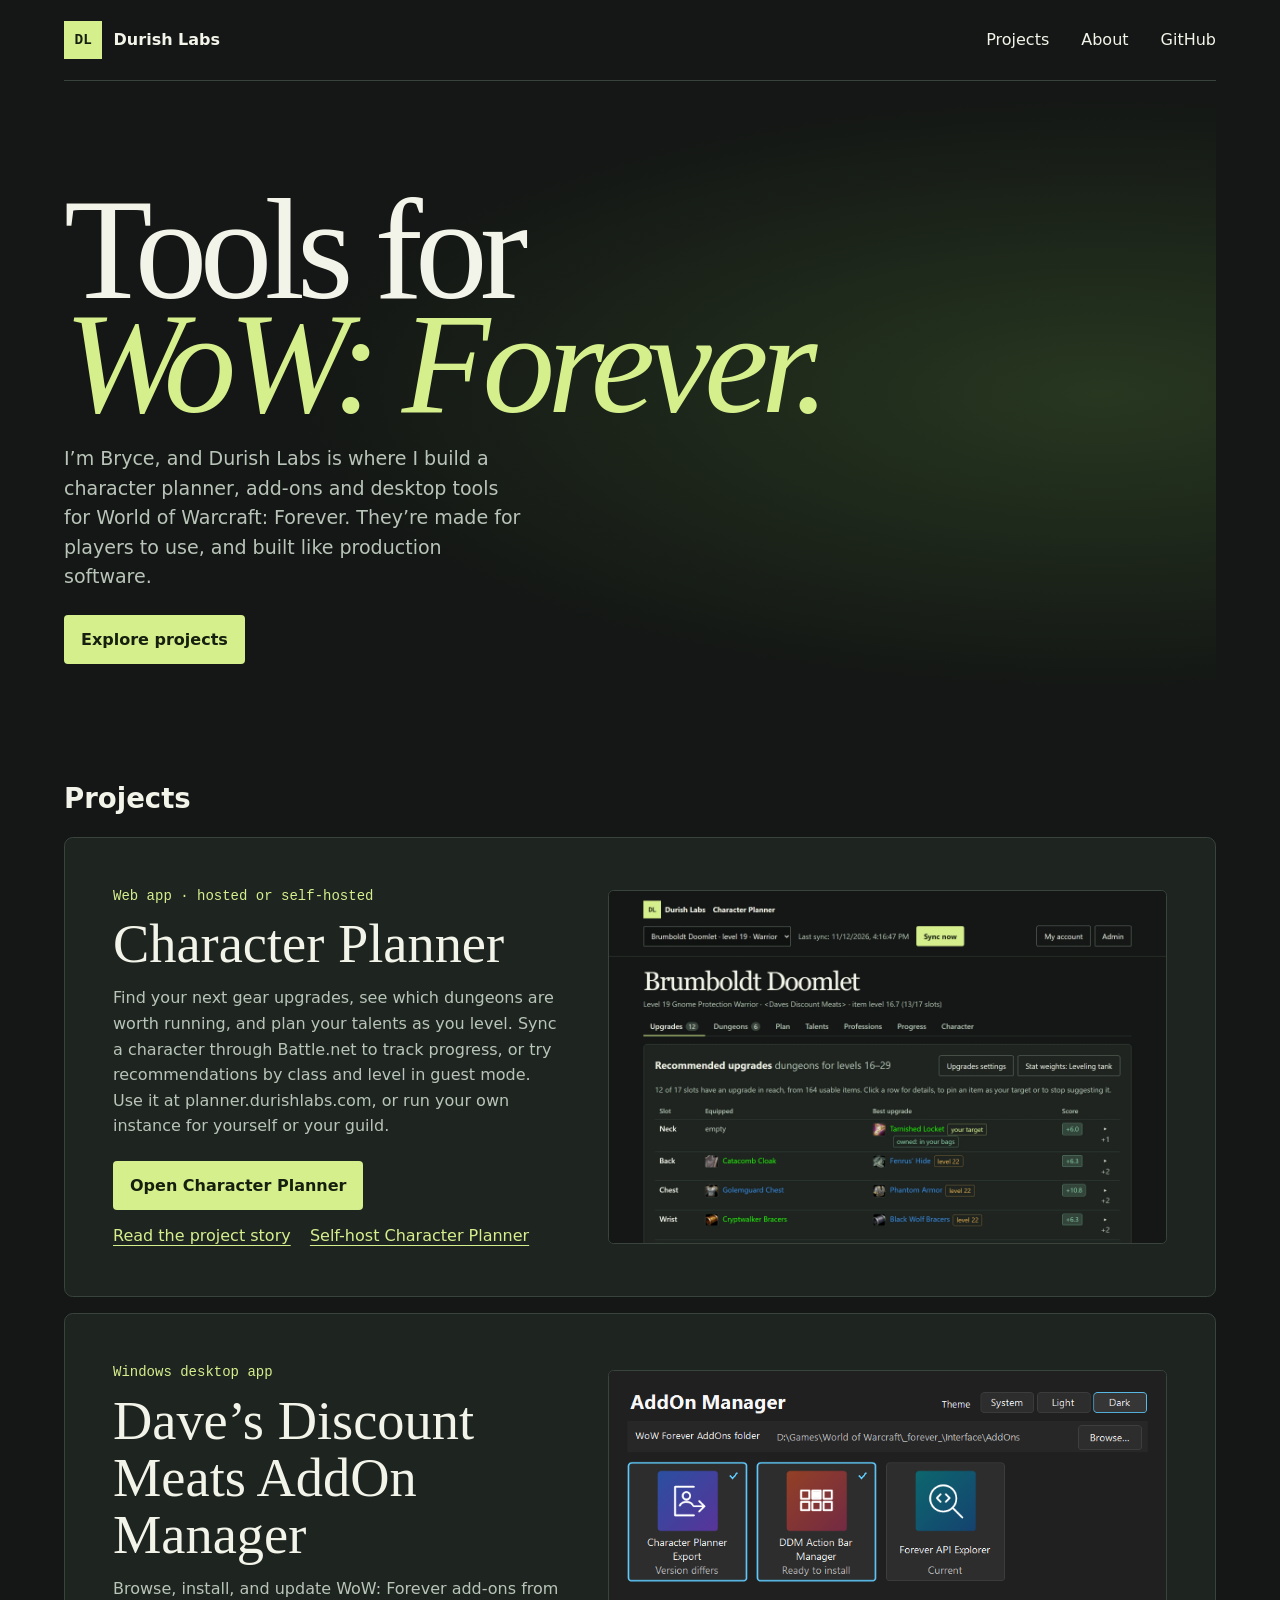
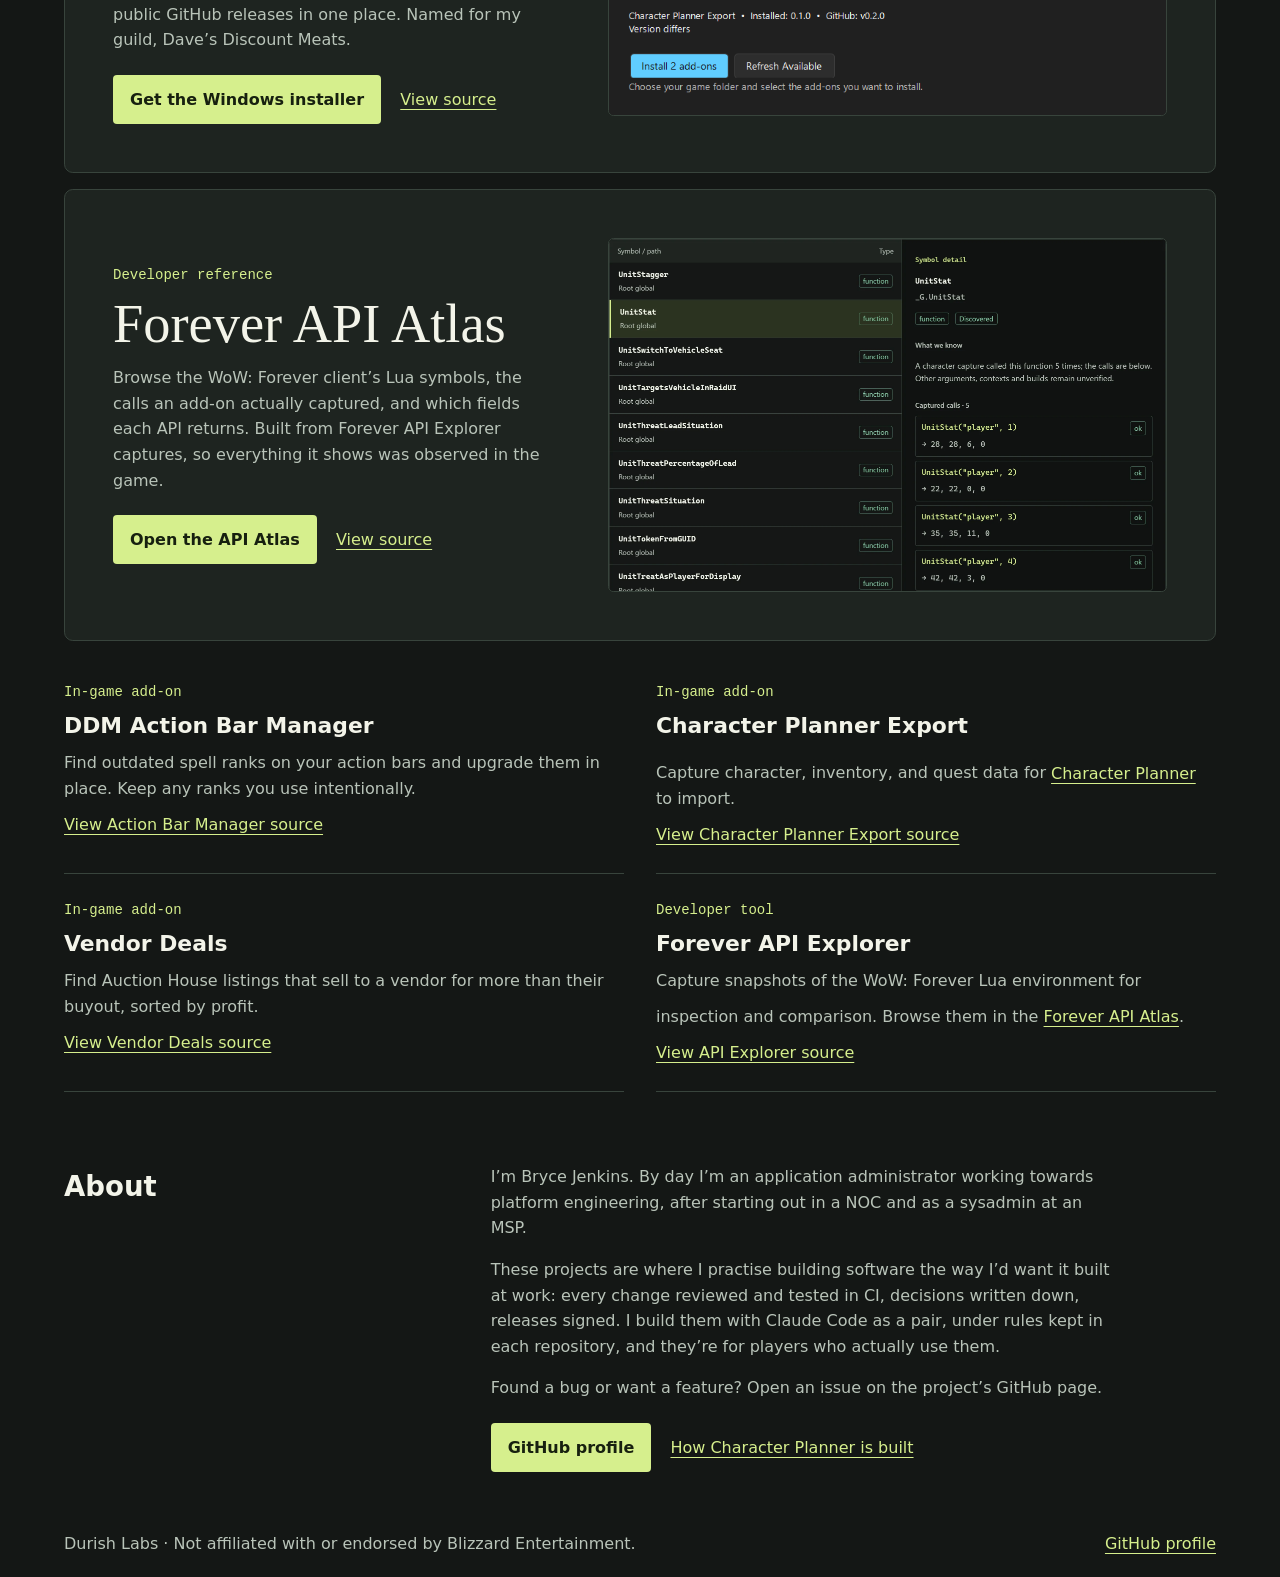
<file: public/index.html>
<!doctype html>
<html lang="en">
<head>
  <meta charset="utf-8">
  <meta name="viewport" content="width=device-width, initial-scale=1">
  <meta name="description" content="A character planner, add-ons and desktop tools for World of Warcraft: Forever, built by Bryce Jenkins like production software.">
  <meta name="color-scheme" content="dark">
  <meta name="theme-color" content="#141715">
  <title>Durish Labs | Tools for WoW: Forever</title>
  <link rel="canonical" href="https://durishlabs.com/">
  <link rel="icon" href="favicon.svg" type="image/svg+xml">
  <meta property="og:type" content="website">
  <meta property="og:site_name" content="Durish Labs">
  <meta property="og:url" content="https://durishlabs.com/">
  <meta property="og:title" content="Durish Labs: tools for WoW: Forever">
  <meta property="og:description" content="Character Planner, add-ons and desktop tools for World of Warcraft: Forever, built like production software.">
  <meta property="og:image" content="https://durishlabs.com/og-image.jpg">
  <meta property="og:image:width" content="1200">
  <meta property="og:image:height" content="630">
  <meta property="og:image:alt" content="Character Planner’s Upgrades tab recommending gear upgrades by slot">
  <meta name="twitter:card" content="summary_large_image">
  <link rel="stylesheet" href="styles.css">
</head>
<body>
  <a class="skip" href="#main">Skip to content</a>
  <header class="masthead wrap">
    <a class="brand" href="./" aria-label="DL Durish Labs home"><span class="mark" aria-hidden="true">DL</span> Durish Labs</a>
    <nav aria-label="Main navigation">
      <a href="#projects">Projects</a>
      <a href="#about">About</a>
      <a href="https://github.com/thechainercygnus">GitHub</a>
    </nav>
  </header>
  <main class="wrap" id="main">
    <section class="intro" aria-labelledby="title">
      <h1 id="title">Tools for<br><em>WoW: Forever.</em></h1>
      <p>I’m Bryce, and Durish Labs is where I build a character planner, add-ons and desktop tools for World of Warcraft: Forever. They’re made for players to use, and built like production software.</p>
      <a class="button" href="#projects">Explore projects</a>
    </section>

    <section id="projects" aria-labelledby="projects-title">
      <h2 id="projects-title">Projects</h2>
      <article class="featured" id="character-planner">
        <div class="feature-copy">
          <p class="category">Web app · hosted or self-hosted</p>
          <h3>Character Planner</h3>
          <p>Find your next gear upgrades, see which dungeons are worth running, and plan your talents as you level. Sync a character through Battle.net to track progress, or try recommendations by class and level in guest mode. Use it at planner.durishlabs.com, or run your own instance for yourself or your guild.</p>
          <div class="actions">
            <a class="button" href="https://planner.durishlabs.com/">Open Character Planner</a>
            <a href="character-planner.html">Read the project story</a>
            <a href="https://character-planner.readthedocs.io/en/latest/self-hosting.html">Self-host Character Planner</a>
          </div>
        </div>
        <figure>
          <img src="planner-upgrades.webp" width="2400" height="1520" alt="Character Planner’s Upgrades tab comparing equipped gear and recommended upgrades by slot">
        </figure>
      </article>
      <article class="featured">
        <div class="feature-copy">
          <p class="category">Windows desktop app</p>
          <h3>Dave’s Discount Meats AddOn Manager</h3>
          <p>Browse, install, and update WoW: Forever add-ons from public GitHub releases in one place. Named for my guild, Dave’s Discount Meats.</p>
          <div class="actions">
            <a class="button" href="https://github.com/thechainercygnus/DDMAddOnManager/releases/latest">Get the Windows installer</a>
            <a href="https://github.com/thechainercygnus/DDMAddOnManager">View source</a>
          </div>
        </div>
        <figure>
          <img src="manager-dark.png" width="760" height="470" loading="lazy" decoding="async" alt="AddOn Manager in dark mode with two add-ons selected for installation">
        </figure>
      </article>
      <article class="featured" id="api-atlas">
        <div class="feature-copy">
          <p class="category">Developer reference</p>
          <h3>Forever API Atlas</h3>
          <p>Browse the WoW: Forever client’s Lua symbols, the calls an add-on actually captured, and which fields each API returns. Built from Forever API Explorer captures, so everything it shows was observed in the game.</p>
          <div class="actions">
            <a class="button" href="https://atlas.durishlabs.com/">Open the API Atlas</a>
            <a href="https://github.com/thechainercygnus/ForeverAPIAtlas">View source</a>
          </div>
        </div>
        <figure>
          <img src="atlas-explorer.webp" width="2224" height="1406" loading="lazy" decoding="async" alt="Forever API Atlas symbol explorer with UnitStat open: the results list, and its five captured calls with the values each returned">
        </figure>
      </article>
      <div class="catalog">
        <article>
          <p class="category">In-game add-on</p>
          <h3>DDM Action Bar Manager</h3>
          <p>Find outdated spell ranks on your action bars and upgrade them in place. Keep any ranks you use intentionally.</p>
          <a href="https://github.com/thechainercygnus/DDMActionBarManager">View Action Bar Manager source</a>
        </article>
        <article>
          <p class="category">In-game add-on</p>
          <h3>Character Planner Export</h3>
          <p>Capture character, inventory, and quest data for <a href="character-planner.html">Character Planner</a> to import.</p>
          <a href="https://github.com/thechainercygnus/character-planner-export">View Character Planner Export source</a>
        </article>
        <article>
          <p class="category">In-game add-on</p>
          <h3>Vendor Deals</h3>
          <p>Find Auction House listings that sell to a vendor for more than their buyout, sorted by profit.</p>
          <a href="https://github.com/thechainercygnus/VendorDeals">View Vendor Deals source</a>
        </article>
        <article>
          <p class="category">Developer tool</p>
          <h3>Forever API Explorer</h3>
          <p>Capture snapshots of the WoW: Forever Lua environment for inspection and comparison. Browse them in the <a href="#api-atlas">Forever API Atlas</a>.</p>
          <a href="https://github.com/thechainercygnus/ForeverAPIExplorer">View API Explorer source</a>
        </article>
      </div>
    </section>

    <section class="about" id="about" aria-labelledby="about-title">
      <h2 id="about-title">About</h2>
      <div>
        <p>I’m Bryce Jenkins. By day I’m an application administrator working towards platform engineering, after starting out in a NOC and as a sysadmin at an MSP.</p>
        <p>These projects are where I practise building software the way I’d want it built at work: every change reviewed and tested in CI, decisions written down, releases signed. I build them with Claude Code as a pair, under rules kept in each repository, and they’re for players who actually use them.</p>
        <p>Found a bug or want a feature? Open an issue on the project’s GitHub page.</p>
        <div class="actions">
          <a class="button" href="https://github.com/thechainercygnus">GitHub profile</a>
          <a href="character-planner.html#how-its-built">How Character Planner is built</a>
        </div>
      </div>
    </section>
  </main>
  <footer class="wrap">
    <span>Durish Labs · Not affiliated with or endorsed by Blizzard Entertainment.</span>
    <a href="https://github.com/thechainercygnus">GitHub profile</a>
  </footer>
</body>
</html>
</file>
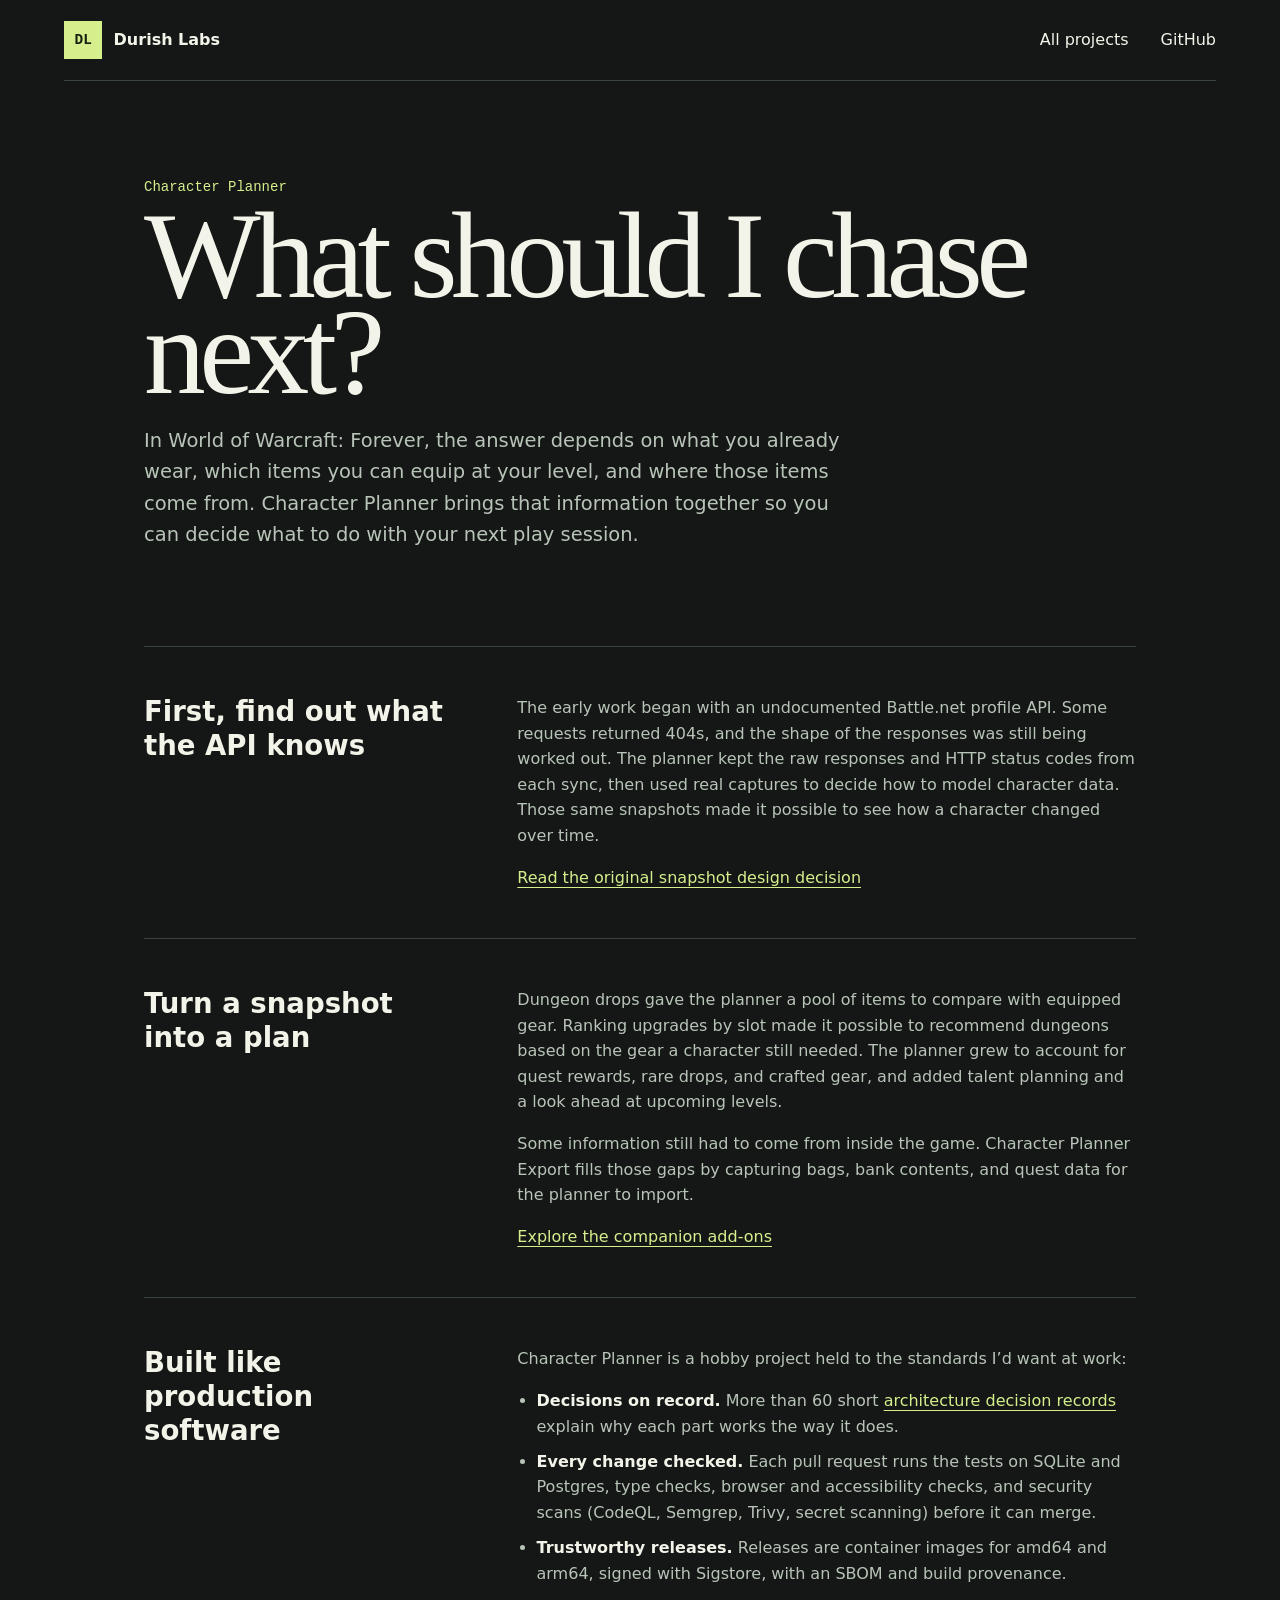
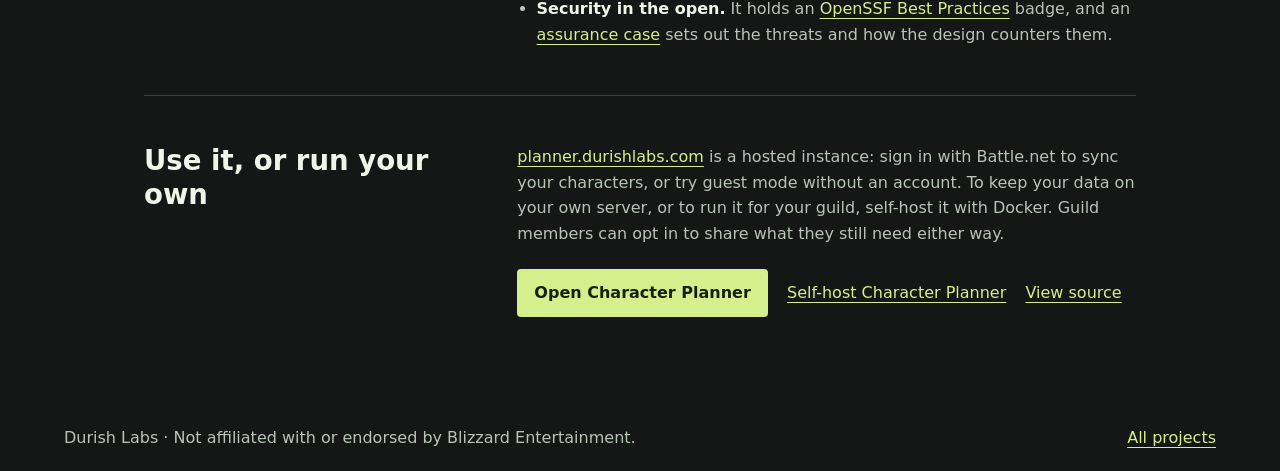
<file: public/character-planner.html>
<!doctype html>
<html lang="en">
<head>
  <meta charset="utf-8">
  <meta name="viewport" content="width=device-width, initial-scale=1">
  <meta name="description" content="How Character Planner grew from exploring the WoW: Forever profile API into a tool for choosing what to pursue next.">
  <meta name="color-scheme" content="dark">
  <meta name="theme-color" content="#141715">
  <title>The Character Planner story | Durish Labs</title>
  <link rel="canonical" href="https://durishlabs.com/character-planner.html">
  <link rel="icon" href="favicon.svg" type="image/svg+xml">
  <meta property="og:type" content="article">
  <meta property="og:site_name" content="Durish Labs">
  <meta property="og:url" content="https://durishlabs.com/character-planner.html">
  <meta property="og:title" content="What should I chase next? The Character Planner story">
  <meta property="og:description" content="How Character Planner grew from exploring the WoW: Forever profile API into a tool for choosing what to pursue next.">
  <meta property="og:image" content="https://durishlabs.com/og-image.jpg">
  <meta property="og:image:width" content="1200">
  <meta property="og:image:height" content="630">
  <meta property="og:image:alt" content="Character Planner’s Upgrades tab recommending gear upgrades by slot">
  <meta name="twitter:card" content="summary_large_image">
  <link rel="stylesheet" href="styles.css">
</head>
<body>
  <a class="skip" href="#main">Skip to content</a>
  <header class="masthead wrap">
    <a class="brand" href="./" aria-label="DL Durish Labs home"><span class="mark" aria-hidden="true">DL</span> Durish Labs</a>
    <nav aria-label="Main navigation">
      <a href="./#projects">All projects</a>
      <a href="https://github.com/thechainercygnus/character-planner">GitHub</a>
    </nav>
  </header>
  <main class="wrap" id="main">
    <article class="project-story">
      <header class="story-heading">
        <p class="category">Character Planner</p>
        <h1>What should I chase next?</h1>
        <p>In World of Warcraft: Forever, the answer depends on what you already wear, which items you can equip at your level, and where those items come from. Character Planner brings that information together so you can decide what to do with your next play session.</p>
      </header>
      <section class="story-section">
        <h2>First, find out what the API knows</h2>
        <div>
          <p>The early work began with an undocumented Battle.net profile API. Some requests returned 404s, and the shape of the responses was still being worked out. The planner kept the raw responses and HTTP status codes from each sync, then used real captures to decide how to model character data. Those same snapshots made it possible to see how a character changed over time.</p>
          <a href="https://github.com/thechainercygnus/character-planner/blob/main/docs/adr/0002-raw-snapshots-first.md">Read the original snapshot design decision</a>
        </div>
      </section>
      <section class="story-section">
        <h2>Turn a snapshot into a plan</h2>
        <div>
          <p>Dungeon drops gave the planner a pool of items to compare with equipped gear. Ranking upgrades by slot made it possible to recommend dungeons based on the gear a character still needed. The planner grew to account for quest rewards, rare drops, and crafted gear, and added talent planning and a look ahead at upcoming levels.</p>
          <p>Some information still had to come from inside the game. Character Planner Export fills those gaps by capturing bags, bank contents, and quest data for the planner to import.</p>
          <a href="./#projects">Explore the companion add-ons</a>
        </div>
      </section>
      <section class="story-section" id="how-its-built">
        <h2>Built like production software</h2>
        <div>
          <p>Character Planner is a hobby project held to the standards I’d want at work:</p>
          <ul>
            <li><strong>Decisions on record.</strong> More than 60 short <a href="https://github.com/thechainercygnus/character-planner/tree/main/docs/adr">architecture decision records</a> explain why each part works the way it does.</li>
            <li><strong>Every change checked.</strong> Each pull request runs the tests on SQLite and Postgres, type checks, browser and accessibility checks, and security scans (CodeQL, Semgrep, Trivy, secret scanning) before it can merge.</li>
            <li><strong>Trustworthy releases.</strong> Releases are container images for amd64 and arm64, signed with Sigstore, with an SBOM and build provenance.</li>
            <li><strong>Security in the open.</strong> It holds an <a href="https://www.bestpractices.dev/projects/16645">OpenSSF Best Practices</a> badge, and an <a href="https://github.com/thechainercygnus/character-planner/blob/main/docs/assurance-case.md">assurance case</a> sets out the threats and how the design counters them.</li>
          </ul>
        </div>
      </section>
      <section class="story-section">
        <h2>Use it, or run your own</h2>
        <div>
          <p><a href="https://planner.durishlabs.com/">planner.durishlabs.com</a> is a hosted instance: sign in with Battle.net to sync your characters, or try guest mode without an account. To keep your data on your own server, or to run it for your guild, self-host it with Docker. Guild members can opt in to share what they still need either way.</p>
          <div class="actions">
            <a class="button" href="https://planner.durishlabs.com/">Open Character Planner</a>
            <a href="https://character-planner.readthedocs.io/en/latest/self-hosting.html">Self-host Character Planner</a>
            <a href="https://github.com/thechainercygnus/character-planner">View source</a>
          </div>
        </div>
      </section>
    </article>
  </main>
  <footer class="wrap">
    <span>Durish Labs · Not affiliated with or endorsed by Blizzard Entertainment.</span>
    <a href="./#projects">All projects</a>
  </footer>
</body>
</html>
</file>
<file: public/styles.css>
/* Tokens: copied from DESIGN.md, which is the source. Change both together. */
:root {
  color-scheme: dark;

  --background: #141715;
  --panel: #1e2420;
  --sunken: #0f1210;
  --accent-soft: #2a3320;

  --ink: #f3f4e9;
  --muted: #b9c4b9;

  --accent: #d6ef8d;
  --accent-hover: #e7f7b4;
  --accent-ink: #17200f;

  --line: #38443c;
  --control-line: #6f7d72;

  --ok: #86cfa6;
  --warn: #e8b04f;
  --error: #f08f7e;
  --info: #8fb8ea;
  --other: #c3a8e6;

  --font-text: system-ui, sans-serif;
  --font-display: Georgia, "Times New Roman", serif;
  --font-mono: ui-monospace, "Cascadia Code", "SF Mono", Menlo, Consolas, monospace;

  --text-sm: 0.875rem;
  --text-md: 1rem;
  --text-lg: 1.15rem;
  --text-xl: 1.35rem;
  --text-2xl: 1.75rem;
  --display-sm: clamp(1.9rem, 1.2rem + 3vw, 3.4rem);
  --display-md: clamp(3rem, 1.5rem + 6vw, 6.5rem);
  --display-lg: clamp(3rem, 1rem + 8vw, 7.5rem);

  --space-1: 0.25rem;
  --space-2: 0.5rem;
  --space-3: 0.75rem;
  --space-4: 1rem;
  --space-5: 1.5rem;
  --space-6: 2rem;
  --space-7: 3rem;
  --space-section: clamp(2.5rem, 1.5rem + 4vw, 4.5rem);

  --radius-sm: 0.25rem;
  --radius-md: 0.55rem;
  --wrap: 72rem;
  --wrap-wide: 100rem;

  font-family: var(--font-text);
  background: var(--background);
  color: var(--ink);
  accent-color: var(--accent);
  scrollbar-color: var(--control-line) var(--background);
}

* { box-sizing: border-box; }
body { margin: 0; line-height: 1.6; font-size-adjust: from-font; }
::selection { background: var(--accent-soft); color: var(--ink); }
a { color: var(--accent); text-underline-offset: .22em; }
a:hover { text-decoration-thickness: .14em; }
:where(a, button, input, select, textarea, summary, [tabindex]):focus-visible {
  outline: 2px solid var(--accent);
  outline-offset: 3px;
}
h1, h2, h3, p, figure { margin: 0; }
.wrap { width: min(var(--wrap), calc(100% - 2.5rem)); margin-inline: auto; }
.skip { position: absolute; left: 1rem; top: 1rem; transform: translateY(-200%); }
.skip:focus { transform: none; background: var(--background); }

.masthead, footer {
  display: flex;
  flex-wrap: wrap;
  align-items: center;
  justify-content: space-between;
  gap: 1rem;
  padding-block: 1.3rem;
  border-bottom: 1px solid var(--line);
}

.brand, nav a { color: var(--ink); text-decoration: none; }
.brand { display: inline-flex; align-items: center; gap: .7rem; font-weight: 700; }
.brand .mark {
  display: grid;
  place-items: center;
  width: 2.4rem;
  aspect-ratio: 1;
  color: var(--accent-ink);
  background: var(--accent);
  font: 700 .9rem var(--font-mono);
}
nav { display: flex; gap: clamp(1rem, 4vw, 2rem); }
nav a:hover { text-decoration: underline; }

.intro {
  padding-block: clamp(3.5rem, 9vw, 7rem);
  /* A one-off glow, decoration only; Windows High Contrast drops it. */
  background: radial-gradient(ellipse at 90% 45%, #273720 0%, transparent 55%);
}

h1 {
  font-family: var(--font-display);
  font-size: var(--display-lg);
  font-weight: 400;
  line-height: .96;
  letter-spacing: -.065em;
}
h1 em { color: var(--accent); font-weight: inherit; }
.intro p { max-width: 38ch; margin-block: 1.5rem; font-size: var(--text-lg); }
p, footer { color: var(--muted); }

.button {
  display: inline-block;
  padding: .65rem 1rem;
  /* Transparent until forced colours paint it: the button's only edge there. */
  border: 1px solid transparent;
  border-radius: var(--radius-sm);
  background: var(--accent);
  color: var(--accent-ink);
  font-weight: 700;
  text-decoration: none;
}
.button:hover { background: var(--accent-hover); }
h2 { font-size: var(--text-2xl); margin-bottom: 1rem; }
h3 { line-height: 1.18; font-size: var(--text-xl); }
.featured {
  display: grid;
  grid-template-columns: minmax(0, 4fr) minmax(0, 5fr);
  align-items: center;
  gap: clamp(1.25rem, 4vw, 3rem);
  padding: clamp(1.25rem, 4vw, 3rem);
  background: var(--panel);
  border: 1px solid var(--line);
  border-radius: var(--radius-md);
}
.featured + .featured { margin-top: 1rem; }
.featured h3 { font: 400 var(--display-sm)/1.05 var(--font-display); }
.category {
  margin-bottom: .6rem;
  color: var(--accent);
  font: var(--text-sm)/1.5 var(--font-mono);
}
.actions { display: flex; flex-wrap: wrap; align-items: center; gap: .8rem 1.2rem; margin-top: 1.4rem; }
img { display: block; width: 100%; height: auto; border-radius: .35rem; border: 1px solid var(--line); }
h3 + p { margin-top: .75rem; }
.catalog { display: grid; grid-template-columns: repeat(2, minmax(0, 1fr)); gap: 0 2rem; margin-top: 1rem; }
.catalog article { padding-block: 1.6rem; border-bottom: 1px solid var(--line); }
.catalog a { display: inline-block; margin-top: .65rem; }
.catalog article > a + a { margin-inline-start: 1.25rem; }
footer { margin-top: 2.4rem; border-bottom: 0; }

.project-story { max-width: 62rem; margin-inline: auto; }
.story-heading { padding-block: clamp(2.5rem, 8vw, 6rem); }
.story-heading h1 { max-width: 15ch; font-size: var(--display-md); }
.story-heading h1 + p { max-width: 57ch; margin-top: 1.5rem; font-size: 1.22rem; }
.story-section {
  display: grid;
  grid-template-columns: minmax(0, 1fr) minmax(0, 2fr);
  gap: 1rem clamp(1.5rem, 5vw, 4rem);
  padding-block: clamp(1.5rem, 4vw, 3rem);
  border-top: 1px solid var(--line);
}
.story-section h2 { margin: 0; line-height: 1.2; }
.story-section p + p, .story-section p + a { margin-top: 1rem; }
.story-section p + a { display: inline-block; }
.story-section ul { margin: 1rem 0 0; padding-left: 1.2rem; color: var(--muted); }
.story-section li + li { margin-top: .6rem; }
.story-section strong { color: var(--ink); }

.about {
  display: grid;
  grid-template-columns: minmax(0, 1fr) minmax(0, 2fr);
  gap: 1rem clamp(1.5rem, 5vw, 4rem);
  margin-top: clamp(2.5rem, 6vw, 4.5rem);
}
.about p { max-width: 62ch; }
.about p + p { margin-top: 1rem; }

@media (max-width: 46rem) {
  .featured, .catalog, .story-section, .about { grid-template-columns: minmax(0, 1fr); }
}
</file>
